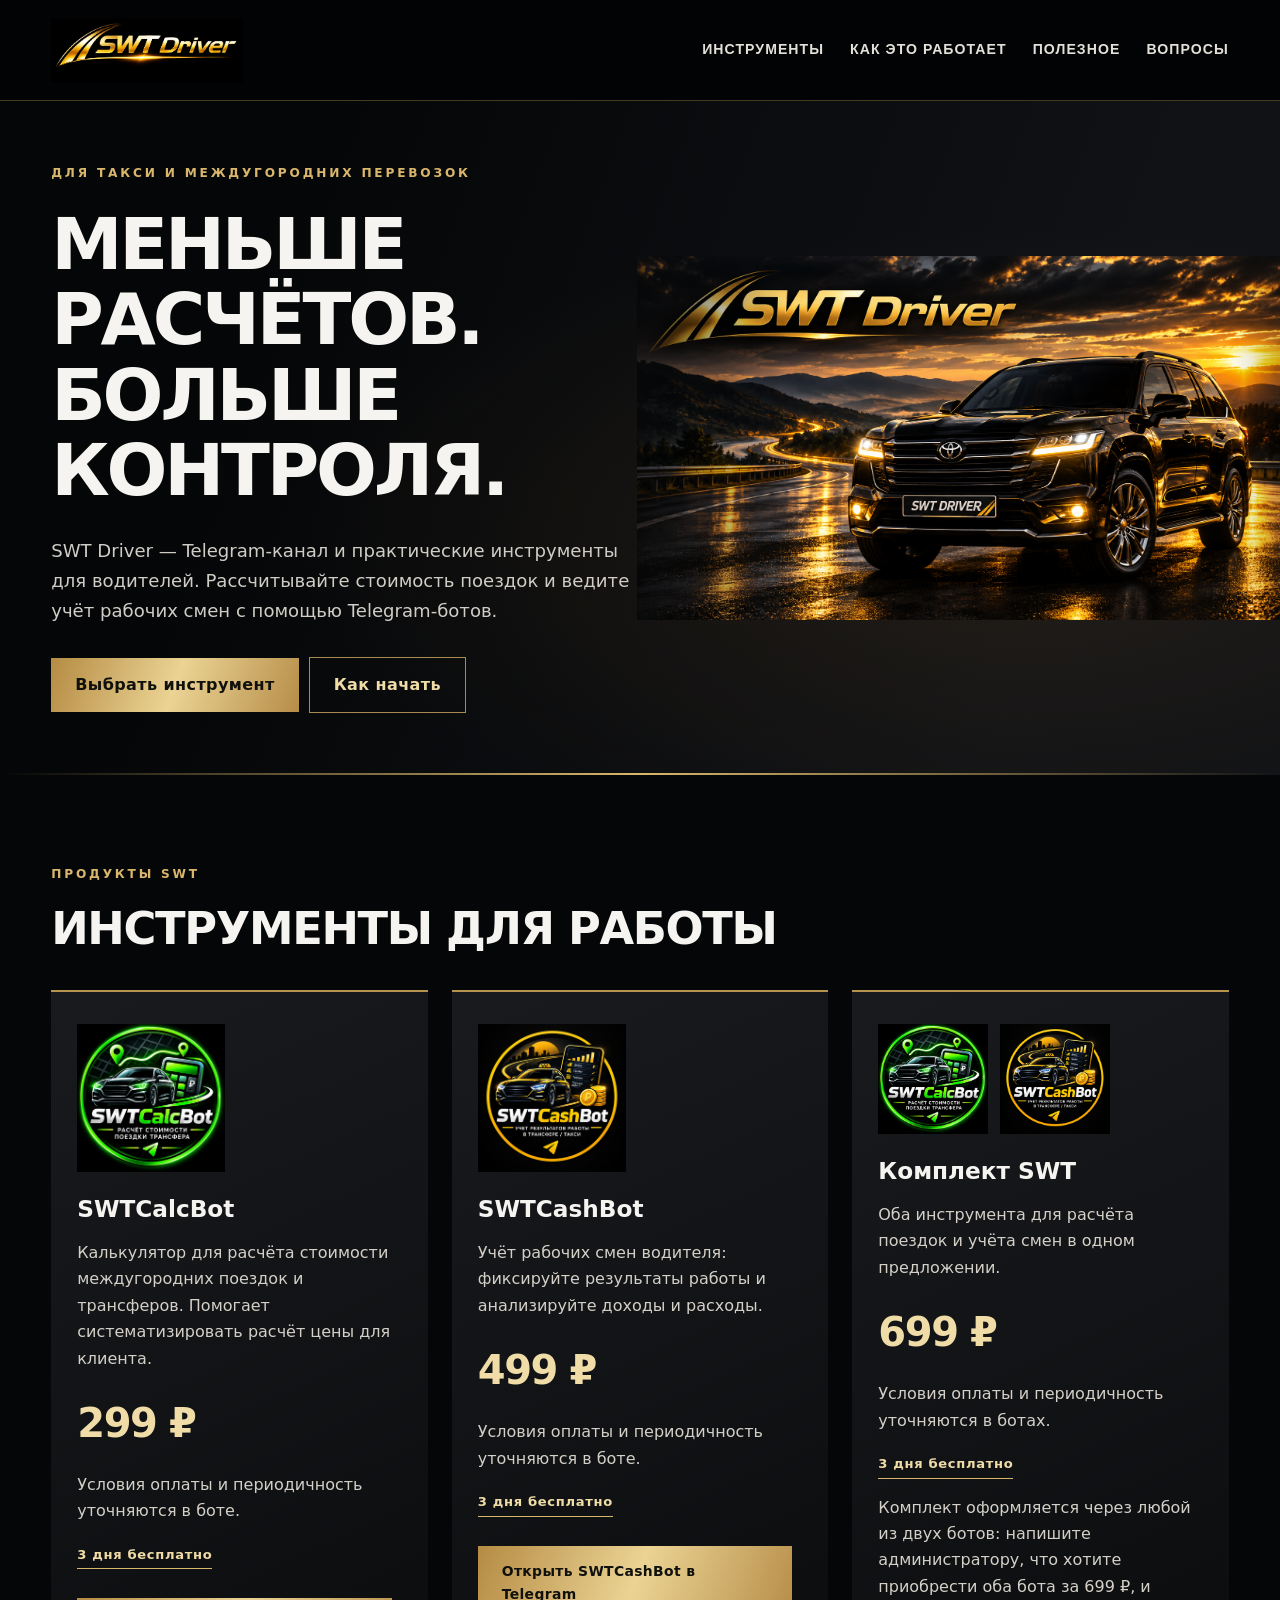
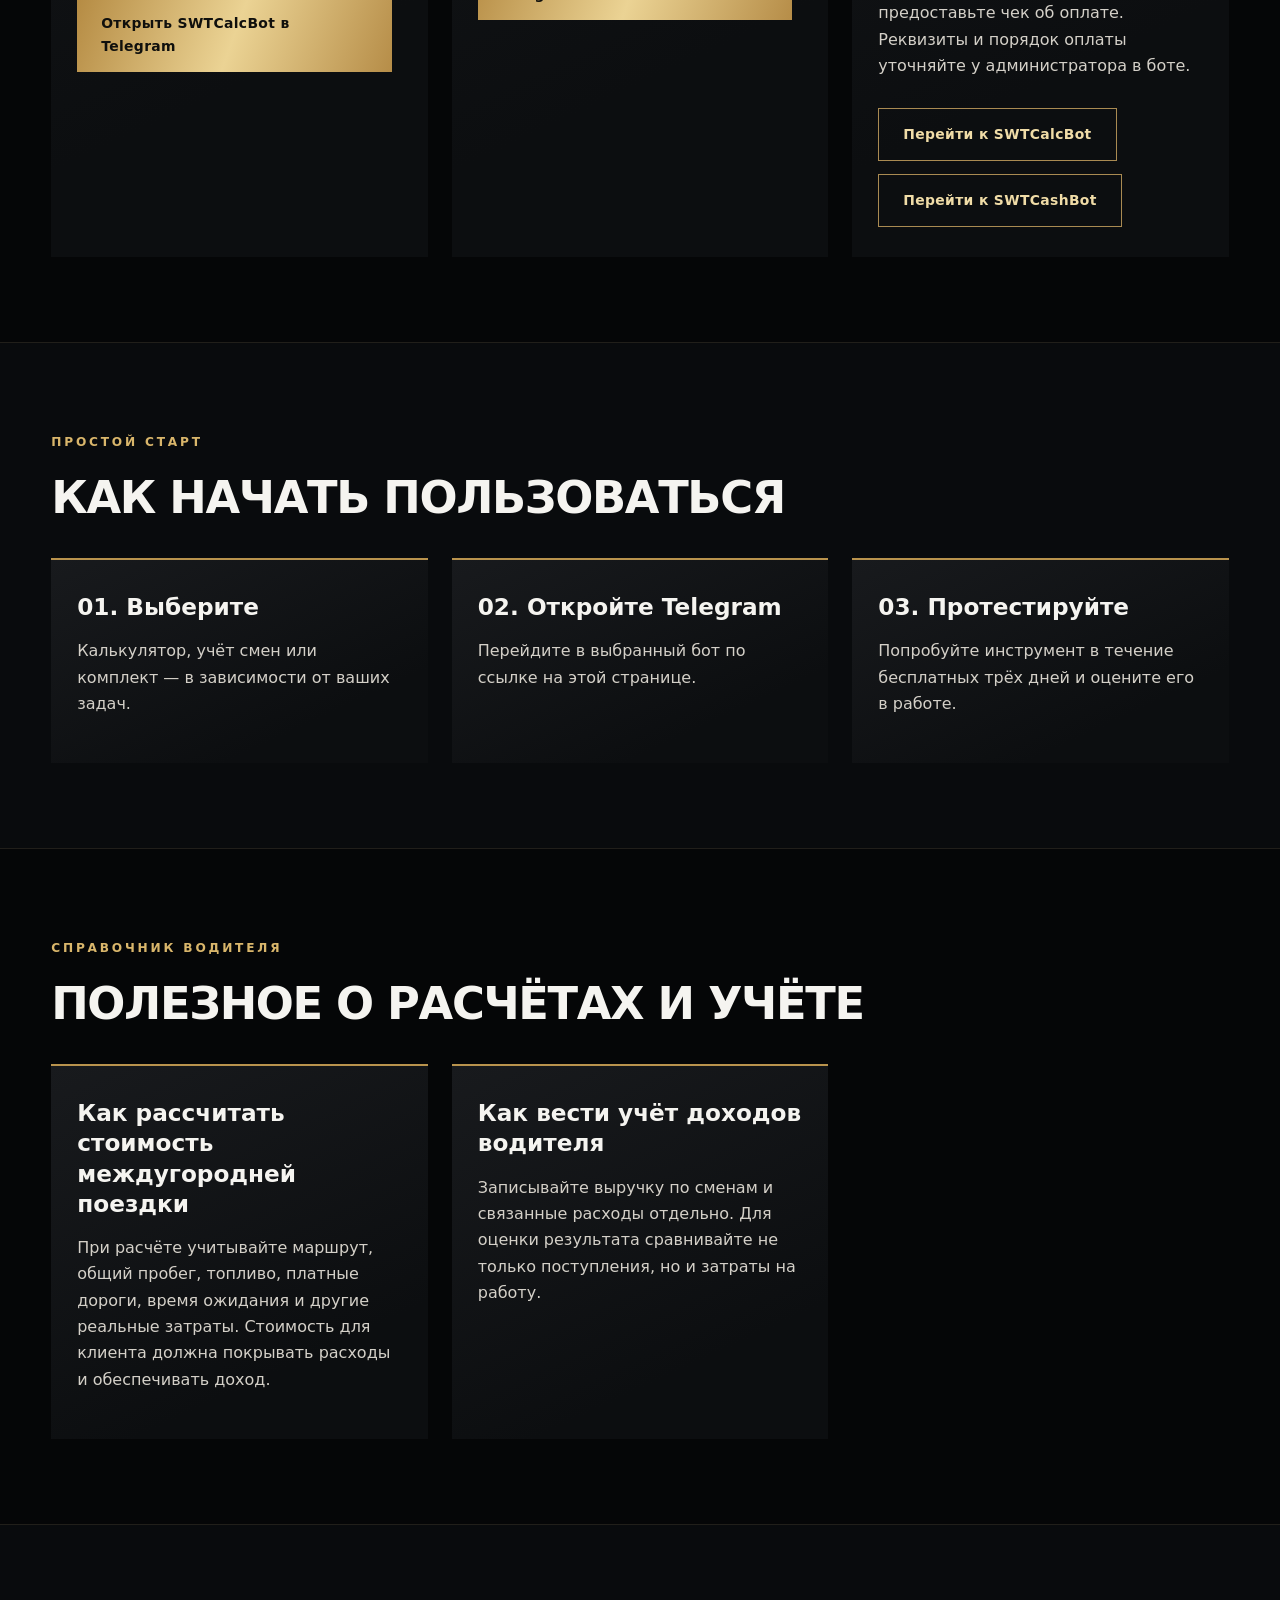
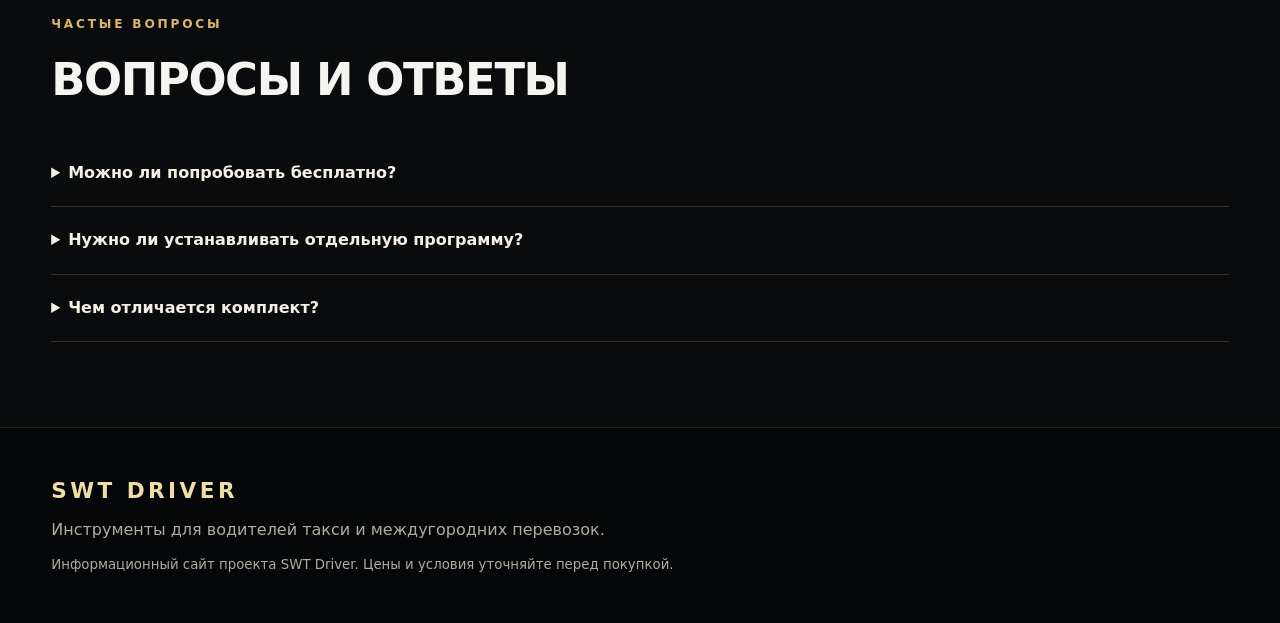
<file: index.html>
<!doctype html><html lang="ru"><head><meta charset="utf-8"><meta name="viewport" content="width=device-width,initial-scale=1"><title>SWT Driver — инструменты для водителей такси и трансфера</title><meta name="description" content="SWT Driver: калькулятор стоимости междугородних поездок SWTCalcBot и учёт смен водителя SWTCashBot. Тарифы 299 ₽, 499 ₽ и комплект 699 ₽. Пробный период 3 дня."><meta name="robots" content="index,follow"><meta property="og:title" content="SWT Driver — инструменты для водителей"><meta property="og:description" content="Калькулятор поездок и учёт смен в Telegram. Пробный период 3 дня."><meta property="og:type" content="website"><link rel="icon" type="image/png" href="swt-driver-logo.png"><meta property="og:image" content="https://skysteell.github.io/SWTDriverSite/swt-driver-logo.png"><link rel="stylesheet" href="styles.css?v=toyota-size-20261110"></head><body><header><nav class="wrap"><a class="brand brand-image-link" href="#top" aria-label="SWT Driver — на главную"><img class="brand-image" src="%D0%97%D0%BE%D0%BB%D0%BE%D1%82%D0%BE%D0%B9%20%D0%BB%D0%BE%D0%B3%D0%BE%D1%82%D0%B8%D0%BF%20SWT%20Driver%20%D0%BD%D0%B0%20%D1%87%D1%91%D1%80%D0%BD%D0%BE%D0%BC%20%D1%84%D0%BE%D0%BD%D0%B5.png" alt="SWT Driver"></a><div class="links"><a href="#products">Инструменты</a><a href="#how">Как это работает</a><a href="#guide">Полезное</a><a href="#faq">Вопросы</a></div></nav></header><main id="top"><div class="hero"><div class="wrap"><div class="hero-content"><div class="eyebrow">Для такси и междугородних перевозок</div><h1>Меньше расчётов.<br>Больше контроля.</h1><p class="lead">SWT Driver — Telegram-канал и практические инструменты для водителей. Рассчитывайте стоимость поездок и ведите учёт рабочих смен с помощью Telegram-ботов.</p><a class="btn" href="#products">Выбрать инструмент</a><a class="btn alt" href="#how">Как начать</a></div><div class="hero-art"><img src="swt-hero.png?v=header-hero-3" alt="Чёрный автомобиль Toyota на горной дороге в фирменной чёрно-золотой стилистике SWT Driver" width="1648" height="928" fetchpriority="high" decoding="async"></div></div></div><section id="products"><div class="wrap"><span class="eyebrow">Продукты SWT</span><h2>Инструменты для работы</h2><div class="grid"><article class="card"><img class="product-logo" src="swtcalc-logo.png" alt="Логотип SWTCalcBot" loading="lazy" width="148" height="148"><h3>SWTCalcBot</h3><p>Калькулятор для расчёта стоимости междугородних поездок и трансферов. Помогает систематизировать расчёт цены для клиента.</p><div class="price">299 ₽</div><p class="muted">Условия оплаты и периодичность уточняются в боте.</p><p><span class="tag">3 дня бесплатно</span></p><a class="btn" href="https://t.me/SWTCalcBot" target="_blank" rel="noopener noreferrer">Открыть SWTCalcBot в Telegram</a></article><article class="card"><img class="product-logo" src="swtcash-logo.png" alt="Логотип SWTCashBot" loading="lazy" width="148" height="148"><h3>SWTCashBot</h3><p>Учёт рабочих смен водителя: фиксируйте результаты работы и анализируйте доходы и расходы.</p><div class="price">499 ₽</div><p class="muted">Условия оплаты и периодичность уточняются в боте.</p><p><span class="tag">3 дня бесплатно</span></p><a class="btn" href="https://t.me/SWT_Cash_Bot" target="_blank" rel="noopener noreferrer">Открыть SWTCashBot в Telegram</a></article><article class="card"><div class="bundle-logos"><img src="swtcalc-logo.png" alt="SWTCalcBot" loading="lazy" width="110" height="110"><img src="swtcash-logo.png" alt="SWTCashBot" loading="lazy" width="110" height="110"></div><h3>Комплект SWT</h3><p>Оба инструмента для расчёта поездок и учёта смен в одном предложении.</p><div class="price">699 ₽</div><p class="muted">Условия оплаты и периодичность уточняются в ботах.</p><p><span class="tag">3 дня бесплатно</span></p><p>Комплект оформляется через любой из двух ботов: напишите администратору, что хотите приобрести оба бота за 699 ₽, и предоставьте чек об оплате. Реквизиты и порядок оплаты уточняйте у администратора в боте.</p><a class="btn alt" href="https://t.me/SWTCalcBot" target="_blank" rel="noopener noreferrer">Перейти к SWTCalcBot</a><a class="btn alt" href="https://t.me/SWT_Cash_Bot" target="_blank" rel="noopener noreferrer">Перейти к SWTCashBot</a></article></div></div></section><section id="how"><div class="wrap"><span class="eyebrow">Простой старт</span><h2>Как начать пользоваться</h2><div class="grid"><div class="card"><h3>01. Выберите</h3><p>Калькулятор, учёт смен или комплект — в зависимости от ваших задач.</p></div><div class="card"><h3>02. Откройте Telegram</h3><p>Перейдите в выбранный бот по ссылке на этой странице.</p></div><div class="card"><h3>03. Протестируйте</h3><p>Попробуйте инструмент в течение бесплатных трёх дней и оцените его в работе.</p></div></div></div></section><section id="guide"><div class="wrap"><span class="eyebrow">Справочник водителя</span><h2>Полезное о расчётах и учёте</h2><div class="grid"><article class="card"><h3>Как рассчитать стоимость междугородней поездки</h3><p>При расчёте учитывайте маршрут, общий пробег, топливо, платные дороги, время ожидания и другие реальные затраты. Стоимость для клиента должна покрывать расходы и обеспечивать доход.</p></article><article class="card"><h3>Как вести учёт доходов водителя</h3><p>Записывайте выручку по сменам и связанные расходы отдельно. Для оценки результата сравнивайте не только поступления, но и затраты на работу.</p></article></div></div></section><section id="faq" class="faq"><div class="wrap"><span class="eyebrow">Частые вопросы</span><h2>Вопросы и ответы</h2><details><summary>Можно ли попробовать бесплатно?</summary><p>Да, заявлен пробный период 3 дня. Точные условия активации проверяйте в соответствующем боте.</p></details><details><summary>Нужно ли устанавливать отдельную программу?</summary><p>Инструменты работают через Telegram.</p></details><details><summary>Чем отличается комплект?</summary><p>Комплект объединяет SWTCalcBot и SWTCashBot по указанной цене 699 ₽.</p></details></div></section></main><footer><div class="wrap"><strong class="footer-brand">SWT DRIVER</strong><p>Инструменты для водителей такси и междугородних перевозок.</p><small>Информационный сайт проекта SWT Driver. Цены и условия уточняйте перед покупкой.</small></div></footer></body></html>
</file>
<file: styles.css>
:root{color-scheme:dark;--gold:#d9b66b;--gold-light:#f0dca7;--bg:#050607;--panel:#0e1013;--text:#f5f4f0;--muted:#b1aca2}*{box-sizing:border-box}html{scroll-behavior:smooth}body{margin:0;background:var(--bg);color:var(--text);font:16px/1.65 system-ui,-apple-system,Segoe UI,sans-serif;-webkit-font-smoothing:antialiased}a{color:var(--gold)}.wrap{width:min(1200px,92%);margin:auto}header{position:sticky;top:0;z-index:10;background:#050607f5;border-bottom:1px solid #2b261c;backdrop-filter:blur(14px)}nav{display:flex;align-items:center;justify-content:space-between;gap:16px;padding:20px 0;flex-wrap:wrap}.brand,.footer-brand{font-weight:900;letter-spacing:.16em;color:var(--gold-light);text-decoration:none;font-size:1.35rem}.links{display:flex;gap:26px;flex-wrap:wrap}.links a{text-decoration:none;color:#e3e0d8;font-size:.88rem;text-transform:uppercase;letter-spacing:.055em}.links a:hover{color:var(--gold)}.hero{min-height:610px;display:flex;align-items:center;overflow:hidden;background:radial-gradient(ellipse at 78% 65%,#4b361b52,transparent 50%),linear-gradient(110deg,#050607 20%,#101216 80%);position:relative}.hero:after{content:"";position:absolute;bottom:0;left:0;right:0;height:2px;background:linear-gradient(90deg,transparent,var(--gold),transparent)}.hero>.wrap{display:grid;grid-template-columns:1.05fr 1fr;align-items:center;gap:18px;padding:70px 0}.hero-content{position:relative;z-index:2}.eyebrow{color:var(--gold);text-transform:uppercase;letter-spacing:.23em;font-size:.76rem;font-weight:750}h1{font-size:clamp(2.7rem,5.6vw,5.2rem);line-height:1.05;letter-spacing:-.045em;margin:24px 0 28px;text-transform:uppercase}h2{font-size:clamp(1.9rem,3.5vw,3.1rem);line-height:1.17;letter-spacing:-.03em;text-transform:uppercase;margin:17px 0 34px}h3{font-size:1.45rem;margin:0 0 14px;line-height:1.3}p{max-width:760px}.lead{font-size:1.13rem;color:#d0cdc6;max-width:590px}.btn{display:inline-block;padding:14px 24px;background:linear-gradient(110deg,#b58b43,#ebd394,#b68d48);color:#10100d;text-decoration:none;font-weight:850;margin:13px 10px 0 0;letter-spacing:.025em;transition:filter .2s,transform .2s;border:0;border-radius:0}.btn:hover{filter:brightness(1.13);transform:translateY(-2px)}.btn.alt{background:transparent;border:1px solid #a98a52;color:var(--gold-light)}.hero-art{width:112%;transform:translateX(-3%);opacity:.95;filter:drop-shadow(0 22px 32px #000)}.hero-art svg{display:block;width:100%;height:auto}.art-caption{display:block;text-align:center;font-size:.65rem;letter-spacing:.3em;color:#94784b}section{padding:85px 0;border-bottom:1px solid #211f1a}section:nth-of-type(even){background:#090b0d}.grid{display:grid;grid-template-columns:repeat(3,minmax(0,1fr));gap:24px}.card{padding:32px 26px 30px;background:linear-gradient(155deg,#181a1d,#0c0e10 75%);border:0;border-top:2px solid #b9934d;border-radius:0;min-width:0}.card p{color:#d4d0c8}.price{font-size:2.5rem;color:var(--gold-light);font-weight:850;margin:18px 0 4px;letter-spacing:-.035em}.muted,small{color:var(--muted)}.tag{display:inline-block;border-bottom:1px solid var(--gold);padding:3px 0;color:var(--gold-light);font-size:.82rem;font-weight:700;letter-spacing:.05em}.card .btn{font-size:.87rem;max-width:100%;overflow-wrap:anywhere}.faq details{padding:20px 0;border-bottom:1px solid #383025}.faq summary{cursor:pointer;font-weight:700;color:#f5f0e5}.faq details p{color:#c9c5bd}footer{padding:45px 0;background:#050607;color:var(--muted)}footer p{margin:8px 0}::selection{background:#a77d38;color:#fff}@media(max-width:900px){.hero>.wrap{grid-template-columns:1fr}.hero-art{width:min(700px,100%);margin:auto;transform:none}.hero{min-height:0}.grid{grid-template-columns:repeat(2,minmax(0,1fr))}}@media(max-width:620px){nav{padding:15px 0}.links{gap:13px}.links a{font-size:.73rem}.hero>.wrap{padding:62px 0 40px}.hero-art{margin-top:10px}.grid{grid-template-columns:1fr}.card{padding:25px 22px}section{padding:55px 0}.btn{padding:12px 17px}.art-caption{font-size:.52rem}}
/* Original SWT logos */
.brand{display:inline-flex;align-items:center;gap:12px}.brand:before{display:none}.brand-logo{display:block;width:48px;height:48px;object-fit:contain}.product-logo{display:block;width:148px;height:148px;object-fit:contain;margin:0 0 22px}.bundle-logos{display:flex;align-items:center;gap:12px;margin:0 0 22px}.bundle-logos img{width:110px;height:110px;object-fit:contain}@media(max-width:620px){.brand-logo{width:38px;height:38px}.brand{font-size:1.12rem}.product-logo{width:120px;height:120px}.bundle-logos img{width:96px;height:96px}}

/* SWT Driver branded masthead */
header{background:#030405f7;border-bottom:1px solid #49391f}
nav{min-height:100px;padding:12px 0}
.brand{font-family:Impact,"Arial Narrow","Roboto Condensed",Arial,sans-serif;font-weight:900;font-size:clamp(1.5rem,2.8vw,2.5rem);font-style:italic;letter-spacing:.015em;line-height:1;text-transform:uppercase;background:linear-gradient(180deg,#fff1c7 0%,#f5d58a 38%,#b98532 74%,#f3d68b 100%);-webkit-background-clip:text;background-clip:text;color:transparent;filter:drop-shadow(0 2px 5px #b58b432b);gap:18px}
.brand:before{content:none!important;display:none!important}
.brand-logo{width:76px;height:76px;object-fit:contain;flex:none}
.links a{font-family:"Arial Narrow",Arial,sans-serif;font-weight:750;letter-spacing:.075em}
@media(max-width:620px){nav{min-height:72px;padding:10px 0}.brand{font-size:1.6rem;gap:10px}.brand-logo{width:52px;height:52px}.links{width:100%;justify-content:space-between;gap:8px}.links a{font-size:.68rem}}

/* Uploaded SWT Driver Toyota hero illustration */
.hero-art{width:115%;transform:translateX(-2%);position:relative;opacity:1;filter:none}.hero-art img{display:block;width:100%;height:auto;object-fit:cover;box-shadow:0 25px 65px #0008}.hero-art:after{content:"";position:absolute;inset:0;pointer-events:none;background:linear-gradient(90deg,#050607b0 0%,transparent 23%,transparent 92%,#05060730 100%)}@media(max-width:900px){.hero-art{width:100%;transform:none}.hero-art:after{background:linear-gradient(0deg,#05060740,transparent 45%)}}@media(max-width:620px){.hero-art{width:calc(100% + 8vw);margin-left:-4vw}.hero-art img{box-shadow:none}}

/* SWT Driver header and hero corrections — definitive overrides */
header .brand::before,header .brand::after{content:none!important;display:none!important}
header .brand{display:inline-flex!important;align-items:center!important;gap:12px!important;font-family:Impact,"Arial Black","Arial Narrow",sans-serif!important;font-size:clamp(1.55rem,2.4vw,2.15rem)!important;font-style:italic!important;font-weight:900!important;letter-spacing:-.035em!important;line-height:1.05!important;text-shadow:0 1px 0 #6f501f!important;background:linear-gradient(180deg,#fff3c9 0%,#e8bf65 55%,#ae772d 100%)!important;-webkit-background-clip:text!important;background-clip:text!important;-webkit-text-fill-color:transparent!important;color:#edc77c!important}
header .brand-logo{width:60px!important;height:60px!important;flex:0 0 60px!important}
.hero>.wrap{grid-template-columns:minmax(0,1.1fr) minmax(0,.9fr);gap:32px;min-width:0}
.hero-content{min-width:0}
.hero-art{width:100%!important;max-width:465px!important;justify-self:center!important;transform:none!important;margin:0 auto!important;overflow:hidden}
.hero-art img{width:100%!important;max-width:465px!important;height:auto!important;display:block;object-fit:contain!important;box-shadow:none!important}
.hero{min-height:0}
.hero>.wrap{padding:62px 0}
@media(max-width:900px){.hero>.wrap{grid-template-columns:1fr}.hero-art{max-width:480px!important}.hero-art img{max-width:480px!important}}
@media(max-width:620px){header .brand{font-size:1.5rem!important;gap:8px!important}header .brand-logo{width:44px!important;height:44px!important;flex-basis:44px!important}.hero-art{width:100%!important;max-width:100%!important;margin:0 auto!important}.hero-art img{max-width:100%!important}.hero>.wrap{padding:42px 0}}

/* Approved clean SWT Driver wordmark: no circular icon, diamond or decorative frame */
header .brand{display:inline-flex!important;align-items:baseline!important;gap:.28em!important;font-family:Impact,"Arial Black","Arial Narrow",sans-serif!important;font-style:normal!important;font-size:clamp(1.65rem,2.6vw,2.4rem)!important;font-weight:900!important;line-height:1!important;letter-spacing:.035em!important;text-transform:uppercase!important;background:none!important;-webkit-background-clip:initial!important;background-clip:initial!important;-webkit-text-fill-color:initial!important;color:#edc77c!important;text-shadow:none!important;filter:none!important;white-space:nowrap}
header .brand::before,header .brand::after{display:none!important;content:none!important}
header .brand-swt{color:#f6e0a4;background:linear-gradient(180deg,#fff4c9,#e8b95c 75%,#bd8835);-webkit-background-clip:text;background-clip:text;-webkit-text-fill-color:transparent}
header .brand-driver{color:#e4bb6a;letter-spacing:.075em}
@media(max-width:620px){header .brand{font-size:1.55rem!important;gap:.23em!important}}

/* Uploaded approved image logo and restored larger Toyota illustration */
header .brand.brand-image-link{display:inline-flex!important;align-items:center!important;background:none!important;filter:none!important;text-shadow:none!important;line-height:1!important;max-width:100%}
header .brand-image{display:block;width:auto;height:64px;max-width:min(350px,75vw);object-fit:contain;object-position:left center}
.hero-art{max-width:600px!important;width:112%!important;overflow:visible!important;justify-self:center!important}
.hero-art img{max-width:600px!important;width:100%!important;height:auto!important;object-fit:contain!important}
@media(max-width:900px){.hero-art{width:100%!important;max-width:600px!important}.hero-art img{max-width:600px!important}}
@media(max-width:620px){header .brand-image{height:48px;max-width:76vw}.hero-art{width:100%!important;max-width:100%!important}.hero-art img{max-width:100%!important}}

/* Hero image fine-tuning after visual review */
@media(min-width:901px){.hero>.wrap{grid-template-columns:minmax(0,1fr) minmax(0,1fr)!important;gap:20px!important}.hero-art{width:112%!important;max-width:700px!important;transform:translateX(-2%)!important;justify-self:center!important}.hero-art img{width:100%!important;max-width:700px!important}}
</file>
